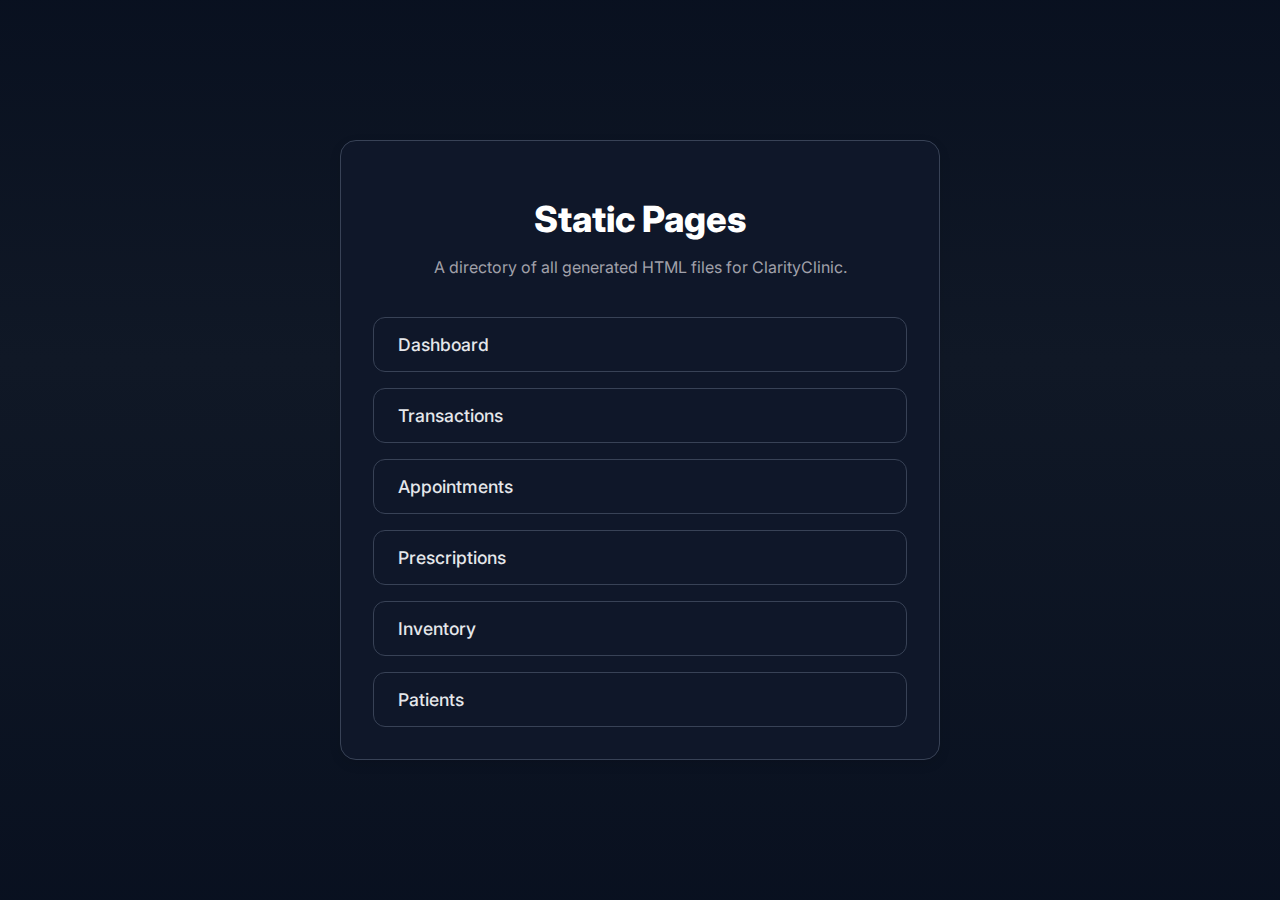
<file: public/index.html>
<!DOCTYPE html>
<html lang="en">
<head>
    <meta charset="UTF-8">
    <meta name="viewport" content="width=device-width, initial-scale=1.0">
    <title>ClarityClinic - Static Page Index</title>
    <style>
        :root {
            --background: 220 56% 8%;
            --foreground: 220 14% 91%;
            --card: 222 47% 11%;
            --primary: 195 78% 50%;
            --border: 221 21% 28%;
            --radius: 1rem;
        }
        body {
            background-color: hsl(var(--background));
            color: hsl(var(--foreground));
            font-family: Inter, sans-serif;
            margin: 0;
            padding: 0;
            display: flex;
            justify-content: center;
            align-items: center;
            min-height: 100vh;
            background: linear-gradient(180deg, hsl(var(--background)), #101826 40%, hsl(var(--background)));
        }
        .container {
            width: 100%;
            max-width: 600px;
            padding: 2rem;
        }
        .card {
            background-color: hsl(var(--card));
            border-radius: var(--radius);
            border: 1px solid hsl(var(--border));
            padding: 2rem;
            box-shadow: 0 4px 12px rgba(0, 0, 0, 0.1);
        }
        h1 {
            font-size: 2.25rem;
            font-weight: 800;
            text-align: center;
            margin-bottom: 0.5rem;
            color: #fff;
        }
        p {
            text-align: center;
            color: #a1a1aa;
            margin-bottom: 2.5rem;
        }
        ul {
            list-style: none;
            padding: 0;
            margin: 0;
            display: flex;
            flex-direction: column;
            gap: 1rem;
        }
        a {
            display: block;
            background-color: hsl(var(--card));
            border: 1px solid hsl(var(--border));
            padding: 1rem 1.5rem;
            text-decoration: none;
            color: hsl(var(--foreground));
            border-radius: calc(var(--radius) - 4px);
            transition: all 0.2s ease-in-out;
            font-size: 1.1rem;
            font-weight: 500;
        }
        a:hover {
            background-color: hsl(var(--background));
            border-color: hsl(var(--primary));
            color: hsl(var(--primary));
            transform: translateY(-2px);
        }
    </style>
    <link rel="preconnect" href="https://fonts.googleapis.com">
    <link rel="preconnect" href="https://fonts.gstatic.com" crossorigin>
    <link href="https://fonts.googleapis.com/css2?family=Inter:wght@400;500;600;700;800&display=swap" rel="stylesheet">
</head>
<body>
    <div class="container">
        <div class="card">
            <h1>Static Pages</h1>
            <p>A directory of all generated HTML files for ClarityClinic.</p>
            <ul>
                <li><a href="./dashboard.html">Dashboard</a></li>
                <li><a href="./transactions.html">Transactions</a></li>
                <li><a href="./appointments.html">Appointments</a></li>
                <li><a href="./prescriptions.html">Prescriptions</a></li>
                <li><a href="./inventory.html">Inventory</a></li>
                <li><a href="./patients.html">Patients</a></li>
            </ul>
        </div>
    </div>
</body>
</html>
</file>
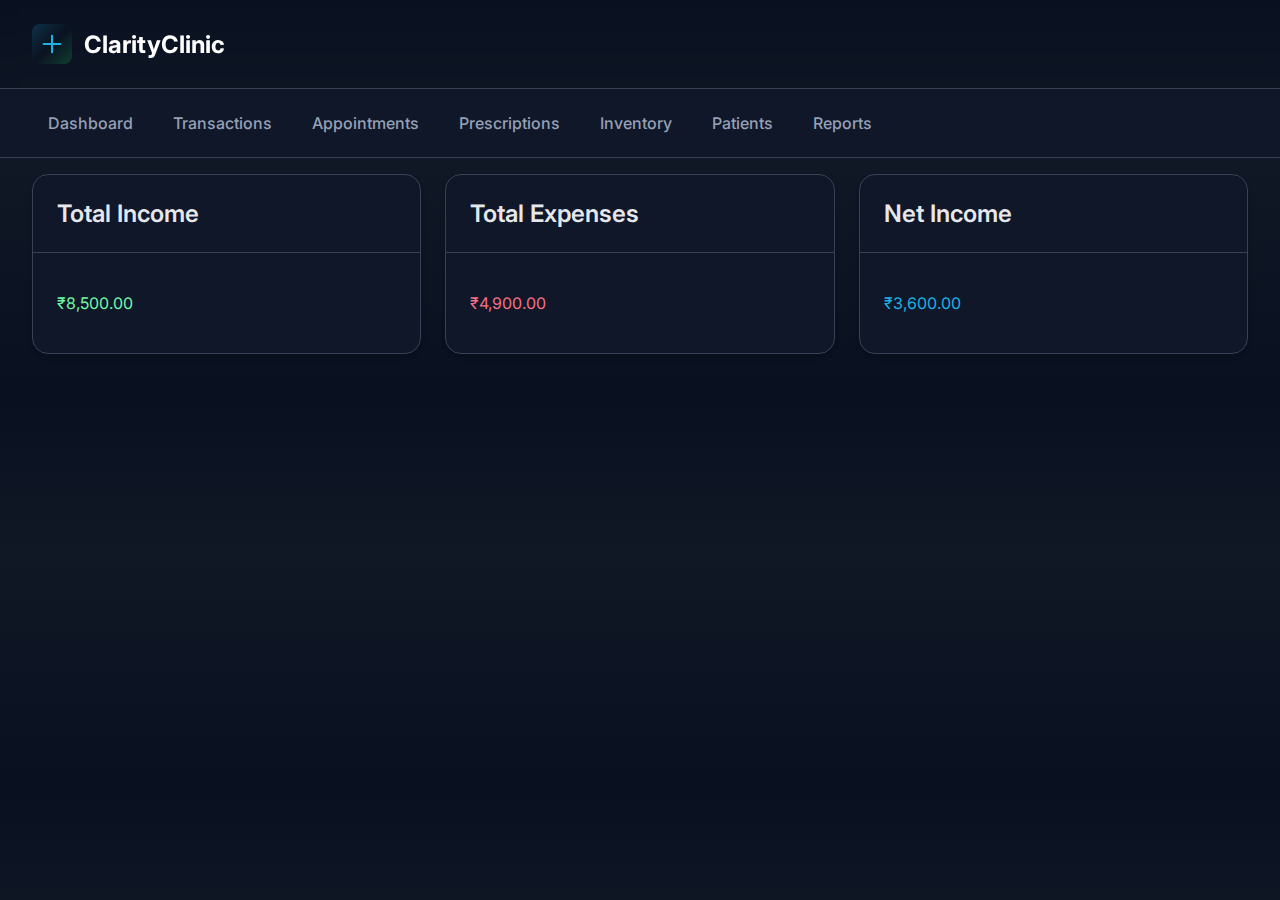
<file: public/all-in-one.html>
<!DOCTYPE html>
<html lang="en">
<head>
    <meta charset="UTF-8">
    <meta name="viewport" content="width=device-width, initial-scale=1.0">
    <title>ClarityClinic - All-In-One</title>
    <style>
        :root {
            --background: 220 56% 8%;
            --foreground: 220 14% 91%;
            --card: 222 47% 11%;
            --card-foreground: 220 14% 91%;
            --popover: 222 47% 11%;
            --popover-foreground: 220 14% 91%;
            --primary: 195 78% 50%;
            --primary-foreground: 220 56% 8%;
            --secondary: 222 47% 11%;
            --secondary-foreground: 220 14% 91%;
            --muted: 221 18% 65%;
            --muted-foreground: 221 18% 65%;
            --accent: 165 48% 40%;
            --accent-foreground: 220 56% 8%;
            --destructive: 350 88% 70%;
            --destructive-foreground: 0 0% 98%;
            --border: 221 21% 28%;
            --input: 220 43% 10%;
            --ring: 195 78% 50%;
            --radius: 1rem;
            --chart-1: 195 78% 50%;
            --chart-2: 165 48% 40%;
            --chart-3: 350 88% 70%;
        }
        body {
            font-family: 'Inter', sans-serif;
            background: linear-gradient(180deg, hsl(var(--background)), #101826 40%, hsl(var(--background)));
            color: hsl(var(--foreground));
            margin: 0;
            -webkit-font-smoothing: antialiased;
            -moz-osx-font-smoothing: grayscale;
        }
        main {
            padding: 1rem 2rem;
        }
        .page-section {
            display: none;
        }
        .page-section:target {
            display: block;
        }
        /* Show the first section by default */
        #dashboard {
            display: block;
        }
        .header {
            display: flex;
            align-items: center;
            justify-content: space-between;
            padding: 1.5rem 2rem;
            background-color: hsla(var(--background), 0.8);
            backdrop-filter: blur(8px);
            border-bottom: 1px solid hsl(var(--border));
        }
        .header .logo-container {
            display: flex;
            align-items: center;
            gap: 0.75rem;
            text-decoration: none;
            color: white;
        }
        .header .logo {
            display: grid;
            place-items: center;
            width: 40px;
            height: 40px;
            border-radius: 0.5rem;
            border: 1px solid hsla(var(--border), 0.5);
            background: linear-gradient(to bottom right, hsla(195, 78%, 50%, 0.2), transparent, hsla(145, 78%, 50%, 0.2));
        }
        .header .logo svg {
            width: 20px;
            height: 20px;
            stroke: hsl(var(--primary));
            stroke-width: 2.5;
        }
        .header h1 {
            font-size: 1.5rem;
            font-weight: 700;
            margin: 0;
        }
        nav {
            display: flex;
            flex-wrap: wrap;
            gap: 0.5rem;
            padding: 1rem 2rem;
            background-color: hsl(var(--card));
            border-bottom: 1px solid hsl(var(--border));
        }
        nav a {
            padding: 0.5rem 1rem;
            border-radius: 0.5rem;
            text-decoration: none;
            color: hsl(var(--muted-foreground));
            font-weight: 500;
            transition: all 0.2s;
        }
        nav a:hover {
            color: hsl(var(--foreground));
            background-color: hsla(var(--primary), 0.1);
        }
        .card {
            background-color: hsl(var(--card));
            border-radius: 1rem;
            border: 1px solid hsl(var(--border));
            box-shadow: 0 4px 6px -1px rgba(0,0,0,0.1), 0 2px 4px -1px rgba(0,0,0,0.06);
            margin-bottom: 1.5rem;
        }
        .card-header { padding: 1.5rem; border-bottom: 1px solid hsl(var(--border)); }
        .card-title { font-size: 1.5rem; font-weight: 600; margin: 0; }
        .card-description { font-size: 0.875rem; color: hsl(var(--muted-foreground)); margin-top: 0.25rem; }
        .card-content { padding: 1.5rem; }
        .card-footer { padding: 1.5rem; border-top: 1px solid hsl(var(--border)); }
        .grid { display: grid; gap: 1.5rem; }
        .grid-cols-1 { grid-template-columns: repeat(1, minmax(0, 1fr)); }
        .grid-cols-2 { grid-template-columns: repeat(2, minmax(0, 1fr)); }
        .grid-cols-3 { grid-template-columns: repeat(3, minmax(0, 1fr)); }
        .grid-cols-4 { grid-template-columns: repeat(4, minmax(0, 1fr)); }
        .table { width: 100%; border-collapse: collapse; text-align: left; }
        .table th, .table td { padding: 1rem; border-bottom: 1px solid hsl(var(--border)); }
        .table th { font-weight: 500; color: hsl(var(--muted-foreground)); }
        .table tr:last-child td { border-bottom: none; }
        .table tr:hover { background-color: hsla(var(--muted), 0.1); }
        .badge { display: inline-flex; align-items: center; padding: 0.25em 0.75em; border-radius: 9999px; font-size: 0.75rem; font-weight: 600; }
        .badge.income { background-color: hsla(145, 88%, 70%, 0.2); color: hsl(145, 88%, 70%); }
        .badge.expense { background-color: hsla(350, 88%, 70%, 0.2); color: hsl(350, 88%, 70%); }
        .badge.default { background-color: hsl(var(--primary)); color: hsl(var(--primary-foreground)); }
        .badge.secondary { background-color: hsl(var(--secondary)); color: hsl(var(--secondary-foreground)); }
        .badge.destructive { background-color: hsl(var(--destructive)); color: hsl(var(--destructive-foreground)); }
        .text-emerald-400 { color: hsl(145, 88%, 70%); }
        .text-rose-400 { color: hsl(350, 88%, 70%); }
        .text-cyan-400 { color: hsl(195, 78%, 50%); }
        .button {
            display: inline-flex;
            align-items: center;
            justify-content: center;
            gap: 0.5rem;
            padding: 0.625rem 1rem;
            border-radius: 0.5rem;
            font-weight: 500;
            text-decoration: none;
            cursor: pointer;
            border: 1px solid hsl(var(--input));
            background-color: hsl(var(--background));
            color: hsl(var(--foreground));
            transition: all 0.2s;
        }
        .button:hover { background-color: hsl(var(--accent)); color: hsl(var(--accent-foreground)); }
        .button-primary { background-color: hsl(var(--primary)); color: hsl(var(--primary-foreground)); border-color: hsl(var(--primary));}
        .button-primary:hover { background-color: hsla(var(--primary), 0.9); }
        .button-destructive { background-color: hsl(var(--destructive)); color: hsl(var(--destructive-foreground)); border-color: hsl(var(--destructive));}
        .button-destructive:hover { background-color: hsla(var(--destructive), 0.9); }
        .form-group { margin-bottom: 1.5rem; }
        .form-group label { display: block; font-size: 0.875rem; font-weight: 500; margin-bottom: 0.5rem; }
        .form-group input, .form-group select, .form-group textarea {
            width: 100%;
            height: 2.5rem;
            padding: 0 0.75rem;
            border-radius: 0.5rem;
            border: 1px solid hsl(var(--input));
            background-color: hsl(var(--background));
            color: hsl(var(--foreground));
            font-size: 0.875rem;
        }
        .form-group textarea { height: auto; min-height: 80px; }
        .form-group input:focus { outline: none; border-color: hsl(var(--ring)); box-shadow: 0 0 0 2px hsl(var(--ring)); }
        @media (max-width: 768px) {
            .grid-cols-3, .grid-cols-2, .grid-cols-4 { grid-template-columns: repeat(1, minmax(0, 1fr)); }
            main { padding: 1rem; }
            nav { justify-content: center; }
        }
    </style>
    <link rel="preconnect" href="https://fonts.googleapis.com">
    <link rel="preconnect" href="https://fonts.gstatic.com" crossorigin>
    <link href="https://fonts.googleapis.com/css2?family=Inter:wght@400;500;600;700&display=swap" rel="stylesheet">
</head>
<body>
    <header class="header">
        <div class="logo-container">
            <div class="logo">
                <svg viewBox="0 0 24 24" fill="none" stroke-linecap="round" stroke-linejoin="round">
                    <path d="M12 2v20M2 12h20"></path>
                </svg>
            </div>
            <h1>ClarityClinic</h1>
        </div>
    </header>
    <nav>
        <a href="#dashboard">Dashboard</a>
        <a href="#transactions">Transactions</a>
        <a href="#appointments">Appointments</a>
        <a href="#prescriptions">Prescriptions</a>
        <a href="#inventory">Inventory</a>
        <a href="#patients">Patients</a>
        <a href="#reports">Reports</a>
    </nav>
    <main>
        <!-- Dashboard Section -->
        <section id="dashboard" class="page-section">
            <div class="grid grid-cols-3">
                <div class="card">
                    <div class="card-header"><h3 class="card-title">Total Income</h3></div>
                    <div class="card-content"><p class="text-3xl font-bold text-emerald-400">₹8,500.00</p></div>
                </div>
                <div class="card">
                    <div class="card-header"><h3 class="card-title">Total Expenses</h3></div>
                    <div class="card-content"><p class="text-3xl font-bold text-rose-400">₹4,900.00</p></div>
                </div>
                <div class="card">
                    <div class="card-header"><h3 class="card-title">Net Income</h3></div>
                    <div class="card-content"><p class="text-3xl font-bold text-cyan-400">₹3,600.00</p></div>
                </div>
            </div>
        </section>

        <!-- Transactions Section -->
        <section id="transactions" class="page-section">
            <div class="card">
                <div class="card-header"><h2 class="card-title">All Transactions</h2></div>
                <div class="card-content">
                    <table class="table">
                        <thead><tr><th>Date</th><th>Type</th><th>Amount</th><th>Category</th><th>Patient</th><th>Payment</th></tr></thead>
                        <tbody>
                            <tr><td>2023-10-14</td><td><span class="badge expense">Expense</span></td><td>₹300.00</td><td>Supplies</td><td>-</td><td>Card</td></tr>
                            <tr><td>2023-10-11</td><td><span class="badge income">Income</span></td><td>₹1,400.00</td><td>Pharmacy</td><td>Aisha Khan</td><td>Cash</td></tr>
                        </tbody>
                    </table>
                </div>
            </div>
            <div class="card">
                <div class="card-header"><h2 class="card-title">Add New Transaction</h2></div>
                <div class="card-content">
                    <form class="grid grid-cols-4 gap-4">
                        <div class="form-group"><label for="tx-date">Date</label><input type="date" id="tx-date"></div>
                        <div class="form-group"><label for="tx-type">Type</label><select id="tx-type"><option>Income</option><option>Expense</option></select></div>
                        <div class="form-group"><label for="tx-amount">Amount</label><input type="number" id="tx-amount"></div>
                        <div class="form-group"><label for="tx-category">Category</label><select id="tx-category"><option>Consultation</option><option>Supplies</option></select></div>
                        <div class="form-group"><label for="tx-patient">Patient Name</label><input type="text" id="tx-patient"></div>
                        <div class="form-group"><label for="tx-payment">Payment</label><select id="tx-payment"><option>Cash</option><option>Card</option></select></div>
                        <div class="form-group" style="grid-column: span 2;"><label for="tx-notes">Notes</label><textarea id="tx-notes"></textarea></div>
                    </form>
                </div>
                <div class="card-footer" style="text-align: right;"><button class="button button-primary">Save Transaction</button></div>
            </div>
        </section>

        <!-- Appointments Section -->
        <section id="appointments" class="page-section">
            <div class="card">
                <div class="card-header"><h2 class="card-title">All Appointments</h2></div>
                <div class="card-content">
                    <table class="table">
                        <thead><tr><th>Date</th><th>Time</th><th>Patient</th><th>Doctor</th><th>Reason</th><th>Status</th></tr></thead>
                        <tbody><tr><td>2023-10-28</td><td>11:00 AM</td><td>Rohan Sharma</td><td>Dr. Gupta</td><td>Annual Checkup</td><td><span class="badge secondary">Confirmed</span></td></tr></tbody>
                    </table>
                </div>
            </div>
             <div class="card">
                <div class="card-header"><h2 class="card-title">Add New Appointment</h2></div>
                <div class="card-content">
                    <form class="grid grid-cols-3 gap-4">
                        <div class="form-group"><label for="appt-date">Date</label><input type="date" id="appt-date"></div>
                        <div class="form-group"><label for="appt-time">Time</label><input type="time" id="appt-time"></div>
                        <div class="form-group"><label for="appt-patient">Patient Name</label><input type="text" id="appt-patient"></div>
                        <div class="form-group"><label for="appt-doctor">Doctor</label><select id="appt-doctor"><option>Dr. Sharma</option><option>Dr. Patel</option></select></div>
                        <div class="form-group" style="grid-column: span 2;"><label for="appt-reason">Reason for Visit</label><input type="text" id="appt-reason"></div>
                        <div class="form-group"><label for="appt-status">Status</label><select id="appt-status"><option>Confirmed</option><option>Completed</option><option>Cancelled</option></select></div>
                    </form>
                </div>
                <div class="card-footer" style="text-align: right;"><button class="button button-primary">Save Appointment</button></div>
            </div>
        </section>

        <!-- Prescriptions Section -->
        <section id="prescriptions" class="page-section">
            <div class="card">
                <div class="card-header"><h2 class="card-title">All Prescriptions</h2></div>
                <div class="card-content">
                     <table class="table">
                        <thead><tr><th>Date</th><th>Doctor</th><th>Patient</th><th>Medicine</th><th>Quantity</th><th>Notes</th></tr></thead>
                        <tbody><tr><td>2023-10-26</td><td>Dr. Sharma</td><td>Priya Singh</td><td>Paracetamol 500mg</td><td>10</td><td>1 tablet twice a day</td></tr></tbody>
                    </table>
                </div>
            </div>
             <div class="card">
                <div class="card-header"><h2 class="card-title">Add New Prescription</h2></div>
                <div class="card-content">
                     <form class="grid grid-cols-3 gap-4">
                        <div class="form-group"><label for="rx-date">Date</label><input type="date" id="rx-date"></div>
                        <div class="form-group"><label for="rx-doctor">Doctor Name</label><input type="text" id="rx-doctor"></div>
                        <div class="form-group"><label for="rx-patient">Patient Name</label><input type="text" id="rx-patient"></div>
                        <div class="form-group"><label for="rx-medicine">Medicine</label><select id="rx-medicine"><option>Amoxicillin (50 left)</option><option>Ibuprofen (120 left)</option></select></div>
                        <div class="form-group"><label for="rx-qty">Quantity</label><input type="number" id="rx-qty"></div>
                        <div class="form-group" style="grid-column: span 3;"><label for="rx-notes">Dosage / Notes</label><textarea id="rx-notes"></textarea></div>
                    </form>
                </div>
                <div class="card-footer" style="text-align: right;"><button class="button button-primary">Save Prescription</button></div>
            </div>
        </section>

        <!-- Inventory Section -->
        <section id="inventory" class="page-section">
            <div class="card">
                <div class="card-header"><h2 class="card-title">Pharmacy Inventory</h2></div>
                <div class="card-content">
                    <table class="table">
                        <thead><tr><th>Medicine</th><th>Batch</th><th>Expiry</th><th>Quantity</th><th>Supplier</th></tr></thead>
                        <tbody><tr><td>Paracetamol 500mg</td><td>B-12345</td><td>2025-12-31</td><td>150</td><td>Pharma Inc.</td></tr></tbody>
                    </table>
                </div>
            </div>
             <div class="card">
                <div class="card-header"><h2 class="card-title">Add New Item</h2></div>
                <div class="card-content">
                     <form class="grid grid-cols-2 gap-4">
                        <div class="form-group"><label for="inv-name">Medicine Name</label><input type="text" id="inv-name"></div>
                        <div class="form-group"><label for="inv-batch">Batch No.</label><input type="text" id="inv-batch"></div>
                        <div class="form-group"><label for="inv-expiry">Expiry</label><input type="date" id="inv-expiry"></div>
                        <div class="form-group"><label for="inv-qty">Quantity</label><input type="number" id="inv-qty"></div>
                        <div class="form-group"><label for="inv-supplier">Supplier</label><input type="text" id="inv-supplier"></div>
                    </form>
                </div>
                <div class="card-footer" style="text-align: right;"><button class="button button-primary">Save Item</button></div>
            </div>
        </section>

        <!-- Patients Section -->
        <section id="patients" class="page-section">
            <div class="card">
                <div class="card-header"><h2 class="card-title">Patients</h2></div>
                <div class="card-content">
                    <table class="table">
                        <thead><tr><th>Patient</th><th>Patient ID</th><th>Phone</th><th>Last Visit</th><th>Transactions</th></tr></thead>
                        <tbody><tr><td>Shreya Iyer</td><td>P-1001</td><td>90000 11111</td><td>2023-08-03</td><td>1</td></tr></tbody>
                    </table>
                </div>
            </div>
        </section>
        
        <!-- Reports Section -->
        <section id="reports" class="page-section">
             <div class="card">
                <div class="card-header">
                    <h2 class="card-title">Profit & Loss Statement</h2>
                    <p class="card-description">Select a date range to generate a financial report.</p>
                </div>
                <div class="card-content" style="display: flex; gap: 1rem; align-items: center;">
                    <div class="form-group">
                        <label for="report-start">Start Date</label>
                        <input type="date" id="report-start">
                    </div>
                     <div class="form-group">
                        <label for="report-end">End Date</label>
                        <input type="date" id="report-end">
                    </div>
                    <button class="button" style="margin-top: 1rem;">Generate Report</button>
                </div>
            </div>
             <div class="card">
                <div class="card-header">
                    <h2 class="card-title">Report Results</h2>
                    <p class="card-description">Showing data from Oct 1, 2023 to Oct 31, 2023</p>
                </div>
                 <div class="card-content">
                     <table class="table">
                         <thead>
                            <tr><th>Description</th><th style="text-align: right;">Amount</th></tr>
                         </thead>
                         <tbody>
                            <tr style="font-weight: bold;"><td colspan="2">Income</td></tr>
                            <tr><td style="padding-left: 2rem;">Consultation</td><td style="text-align: right;">₹5,000.00</td></tr>
                            <tr><td style="padding-left: 2rem;">Procedure</td><td style="text-align: right;">₹10,000.00</td></tr>
                            <tr style="font-weight: bold;"><td style="padding-left: 2rem;">Total Income</td><td style="text-align: right;" class="text-emerald-400">₹15,000.00</td></tr>
                            
                            <tr style="font-weight: bold;"><td colspan="2">Expenses</td></tr>
                            <tr><td style="padding-left: 2rem;">Rent</td><td style="text-align: right;">₹8,000.00</td></tr>
                            <tr><td style="padding-left: 2rem;">Supplies</td><td style="text-align: right;">₹2,500.00</td></tr>
                            <tr style="font-weight: bold;"><td style="padding-left: 2rem;">Total Expenses</td><td style="text-align: right;" class="text-rose-400">₹10,500.00</td></tr>
                         </tbody>
                         <tfoot>
                             <tr style="font-weight: bold; border-top: 2px solid hsl(var(--primary));">
                                 <td>Net Profit / Loss</td>
                                 <td style="text-align: right;" class="text-emerald-400">₹4,500.00</td>
                             </tr>
                         </tfoot>
                     </table>
                 </div>
             </div>
        </section>
    </main>

    <script>
      // Simple script to handle default view
      document.addEventListener('DOMContentLoaded', function() {
        if (!window.location.hash) {
            window.location.hash = '#dashboard';
        }
        // When navigating back/forward
        window.addEventListener('hashchange', function() {
            // This is handled by :target, but we can add more logic here if needed
        });
      });
    </script>
</body>
</html>
</file>
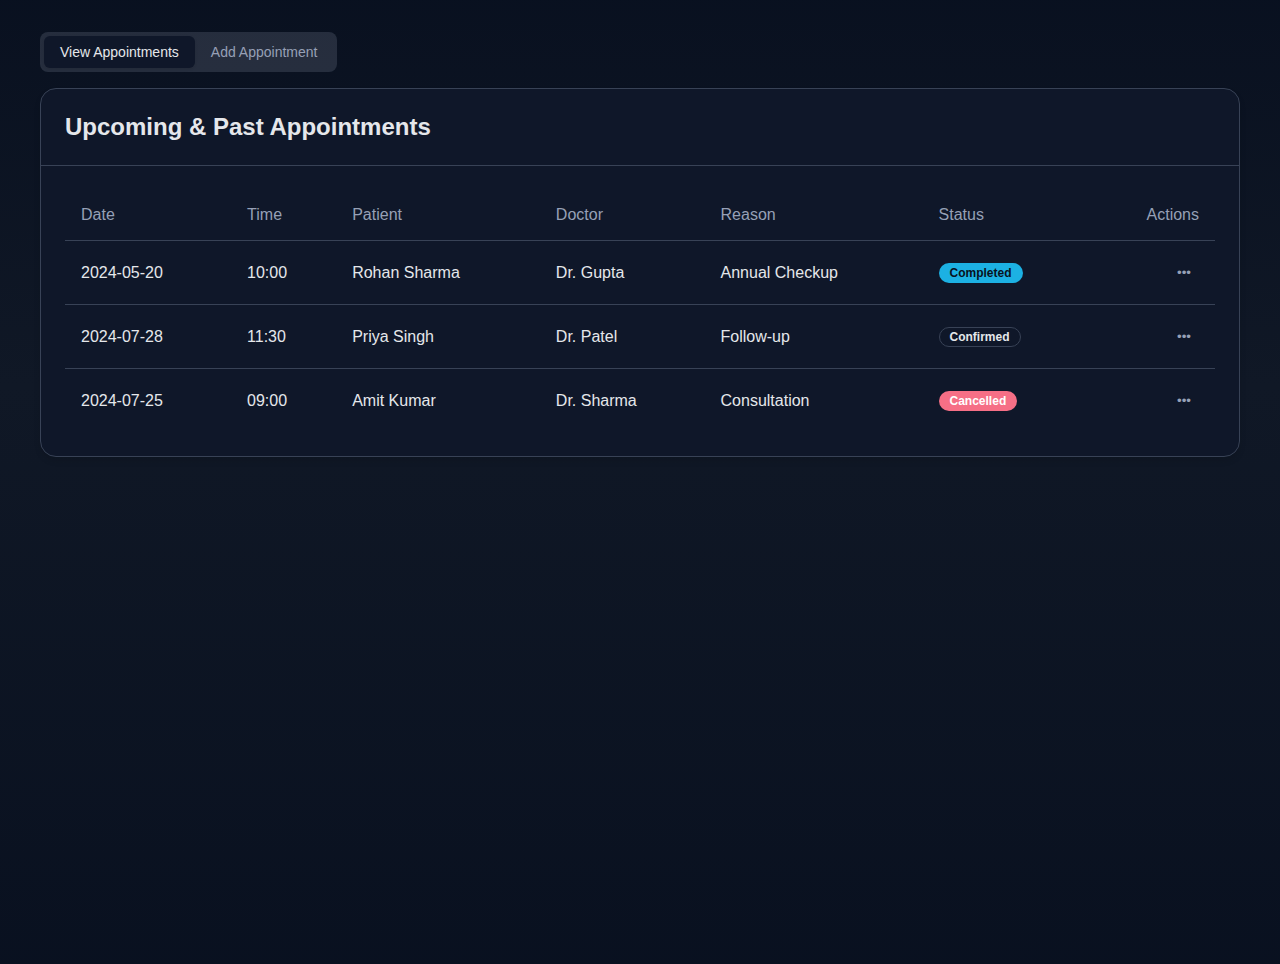
<file: public/appointments.html>
<!DOCTYPE html>
<html lang="en">
<head>
    <meta charset="UTF-8">
    <meta name="viewport" content="width=device-width, initial-scale=1.0">
    <title>Appointments</title>
    <style>
        :root {
            --background: 220 56% 8%;
            --foreground: 220 14% 91%;
            --card: 222 47% 11%;
            --card-foreground: 220 14% 91%;
            --primary: 195 78% 50%;
            --primary-foreground: 220 56% 8%;
            --secondary: 222 47% 11%;
            --secondary-foreground: 220 14% 91%;
            --muted: 221 18% 65%;
            --muted-foreground: 221 18% 65%;
            --destructive: 350 88% 70%;
            --border: 221 21% 28%;
            --input: 220 43% 10%;
            --radius: 1rem;
        }
        body {
            background-color: hsl(var(--background));
            color: hsl(var(--foreground));
            font-family: -apple-system, BlinkMacSystemFont, "Segoe UI", Roboto, "Helvetica Neue", Arial, sans-serif;
            margin: 0;
            padding: 2rem;
            background-image: linear-gradient(180deg, hsl(var(--background)), #101826 40%, hsl(var(--background)));
            min-height: 100vh;
        }
        .tabs-container {
            max-width: 1200px;
            margin: auto;
        }
        .tabs-list {
            display: flex;
            background-color: hsl(var(--muted) / 0.2);
            padding: 0.25rem;
            border-radius: 0.5rem;
            margin-bottom: 1rem;
            width: fit-content;
        }
        .tab-trigger {
            padding: 0.5rem 1rem;
            border: none;
            background-color: transparent;
            color: hsl(var(--muted-foreground));
            border-radius: 0.375rem;
            cursor: pointer;
            font-size: 0.875rem;
            font-weight: 500;
            transition: all 0.2s;
        }
        .tab-trigger.active {
            background-color: hsl(var(--card));
            color: hsl(var(--foreground));
            box-shadow: 0 1px 3px rgba(0,0,0,0.1);
        }
        .card {
            background-color: hsl(var(--card));
            color: hsl(var(--card-foreground));
            border: 1px solid hsl(var(--border));
            border-radius: var(--radius);
            box-shadow: 0 4px 6px rgba(0,0,0,0.1);
        }
        .card-header {
            padding: 1.5rem;
            border-bottom: 1px solid hsl(var(--border));
        }
        .card-title {
            font-size: 1.5rem;
            font-weight: 600;
            margin: 0;
        }
        .card-content {
            padding: 1.5rem;
        }
        .table-container {
            overflow-x: auto;
        }
        table {
            width: 100%;
            border-collapse: collapse;
            text-align: left;
        }
        th, td {
            padding: 1rem;
            border-bottom: 1px solid hsl(var(--border));
        }
        th {
            color: hsl(var(--muted-foreground));
            font-weight: 500;
        }
        tbody tr:last-child td {
            border-bottom: none;
        }
        .badge {
            display: inline-flex;
            align-items: center;
            border-radius: 9999px;
            border: 1px solid transparent;
            padding: 0.125rem 0.625rem;
            font-size: 0.75rem;
            font-weight: 600;
        }
        .badge.confirmed {
            background-color: hsl(var(--secondary));
            color: hsl(var(--secondary-foreground));
            border-color: hsl(var(--border));
        }
        .badge.completed {
            background-color: hsl(var(--primary));
            color: hsl(var(--primary-foreground));
        }
        .badge.cancelled {
            background-color: hsl(var(--destructive));
            color: white;
        }
        .text-right {
            text-align: right;
        }
        .action-button {
            background: none;
            border: none;
            color: hsl(var(--muted-foreground));
            cursor: pointer;
            padding: 0.5rem;
        }
        .form-grid {
            display: grid;
            gap: 2rem;
            grid-template-columns: repeat(1, 1fr);
        }
        @media (min-width: 768px) {
            .form-grid {
                grid-template-columns: repeat(2, 1fr);
            }
        }
        @media (min-width: 1024px) {
            .form-grid {
                grid-template-columns: repeat(3, 1fr);
            }
        }
        .form-item {
            display: flex;
            flex-direction: column;
            gap: 0.5rem;
        }
        .form-label {
            font-size: 0.875rem;
            font-weight: 500;
        }
        .form-input {
            background-color: hsl(var(--input));
            border: 1px solid hsl(var(--border));
            color: hsl(var(--foreground));
            border-radius: 0.375rem;
            padding: 0.5rem 0.75rem;
            height: 2.5rem;
            font-size: 1rem;
        }
        .form-input::placeholder {
            color: hsl(var(--muted-foreground));
        }
        .form-textarea {
             min-height: 80px;
        }
        .form-actions {
            display: flex;
            justify-content: flex-end;
            gap: 1rem;
            margin-top: 2rem;
        }
        .button {
            padding: 0.5rem 1rem;
            border-radius: 0.375rem;
            font-weight: 500;
            cursor: pointer;
            transition: opacity 0.2s;
        }
        .button:disabled {
            opacity: 0.5;
            cursor: not-allowed;
        }
        .button-primary {
            background-color: hsl(var(--primary));
            color: hsl(var(--primary-foreground));
            border: 1px solid hsl(var(--primary));
        }
        .button-outline {
            background-color: transparent;
            color: hsl(var(--foreground));
            border: 1px solid hsl(var(--border));
        }
        /* Tab functionality */
        .tab-content {
            display: none;
        }
        .tab-content.active {
            display: block;
        }
    </style>
</head>
<body>

    <div class="tabs-container">
        <div class="tabs-list">
            <button class="tab-trigger active" onclick="openTab(event, 'list')">View Appointments</button>
            <button class="tab-trigger" onclick="openTab(event, 'add')">Add Appointment</button>
        </div>

        <!-- View Appointments Tab -->
        <div id="list" class="tab-content active">
            <div class="card">
                <div class="card-header">
                    <h2 class="card-title">Upcoming & Past Appointments</h2>
                </div>
                <div class="card-content">
                    <div class="table-container">
                        <table>
                            <thead>
                                <tr>
                                    <th>Date</th>
                                    <th>Time</th>
                                    <th>Patient</th>
                                    <th>Doctor</th>
                                    <th>Reason</th>
                                    <th>Status</th>
                                    <th class="text-right">Actions</th>
                                </tr>
                            </thead>
                            <tbody>
                                <tr>
                                    <td>2024-05-20</td>
                                    <td>10:00</td>
                                    <td>Rohan Sharma</td>
                                    <td>Dr. Gupta</td>
                                    <td>Annual Checkup</td>
                                    <td><span class="badge completed">Completed</span></td>
                                    <td class="text-right">
                                        <button class="action-button">•••</button>
                                    </td>
                                </tr>
                                <tr>
                                    <td>2024-07-28</td>
                                    <td>11:30</td>
                                    <td>Priya Singh</td>
                                    <td>Dr. Patel</td>
                                    <td>Follow-up</td>
                                    <td><span class="badge confirmed">Confirmed</span></td>
                                    <td class="text-right">
                                        <button class="action-button">•••</button>
                                    </td>
                                </tr>
                                <tr>
                                    <td>2024-07-25</td>
                                    <td>09:00</td>
                                    <td>Amit Kumar</td>
                                    <td>Dr. Sharma</td>
                                    <td>Consultation</td>
                                    <td><span class="badge cancelled">Cancelled</span></td>
                                    <td class="text-right">
                                        <button class="action-button">•••</button>
                                    </td>
                                </tr>
                            </tbody>
                        </table>
                    </div>
                </div>
            </div>
        </div>

        <!-- Add Appointment Tab -->
        <div id="add" class="tab-content">
            <div class="card">
                <div class="card-header">
                    <h2 class="card-title">Add New Appointment</h2>
                </div>
                <div class="card-content">
                    <form>
                        <div class="form-grid">
                            <div class="form-item">
                                <label for="date" class="form-label">Date</label>
                                <input type="date" id="date" class="form-input" value="2024-07-27">
                            </div>
                             <div class="form-item">
                                <label for="time" class="form-label">Time</label>
                                <input type="time" id="time" class="form-input" value="10:00">
                            </div>
                            <div class="form-item">
                                <label for="patient" class="form-label">Patient Name</label>
                                <input type="text" id="patient" class="form-input" placeholder="e.g., Anjali Mehta">
                            </div>
                             <div class="form-item">
                                <label for="doctor" class="form-label">Doctor</label>
                                <select id="doctor" class="form-input">
                                    <option>Dr. Sharma</option>
                                    <option>Dr. Patel</option>
                                    <option>Dr. Gupta</option>
                                </select>
                            </div>
                            <div class="form-item" style="grid-column: span 1 / span 1 @md; grid-column: span 2 / span 2 @lg;">
                                <label for="reason" class="form-label">Reason for Visit</label>
                                <input type="text" id="reason" class="form-input" placeholder="e.g., Annual Checkup, Follow-up">
                            </div>
                             <div class="form-item">
                                <label for="status" class="form-label">Status</label>
                                <select id="status" class="form-input">
                                    <option>Confirmed</option>
                                    <option>Completed</option>
                                    <option>Cancelled</option>
                                </select>
                            </div>
                             <div class="form-item" style="grid-column: span 1 / span 1 @md; grid-column: span 3 / span 3 @lg;">
                                <label for="notes" class="form-label">Notes (Optional)</label>
                                <textarea id="notes" class="form-input form-textarea" placeholder="Any additional notes..."></textarea>
                            </div>
                        </div>
                        <div class="form-actions">
                            <button type="reset" class="button button-outline">Reset</button>
                            <button type="submit" class="button button-primary">Save Appointment</button>
                        </div>
                    </form>
                </div>
            </div>
        </div>
    </div>

    <script>
        function openTab(event, tabName) {
            // Get all elements with class="tab-content" and hide them
            var tabcontent = document.getElementsByClassName("tab-content");
            for (var i = 0; i < tabcontent.length; i++) {
                tabcontent[i].style.display = "none";
            }

            // Get all elements with class="tab-trigger" and remove the class "active"
            var tablinks = document.getElementsByClassName("tab-trigger");
            for (i = 0; i < tablinks.length; i++) {
                tablinks[i].className = tablinks[i].className.replace(" active", "");
            }

            // Show the current tab, and add an "active" class to the button that opened the tab
            document.getElementById(tabName).style.display = "block";
            event.currentTarget.className += " active";
        }
    </script>

</body>
</html>
</file>
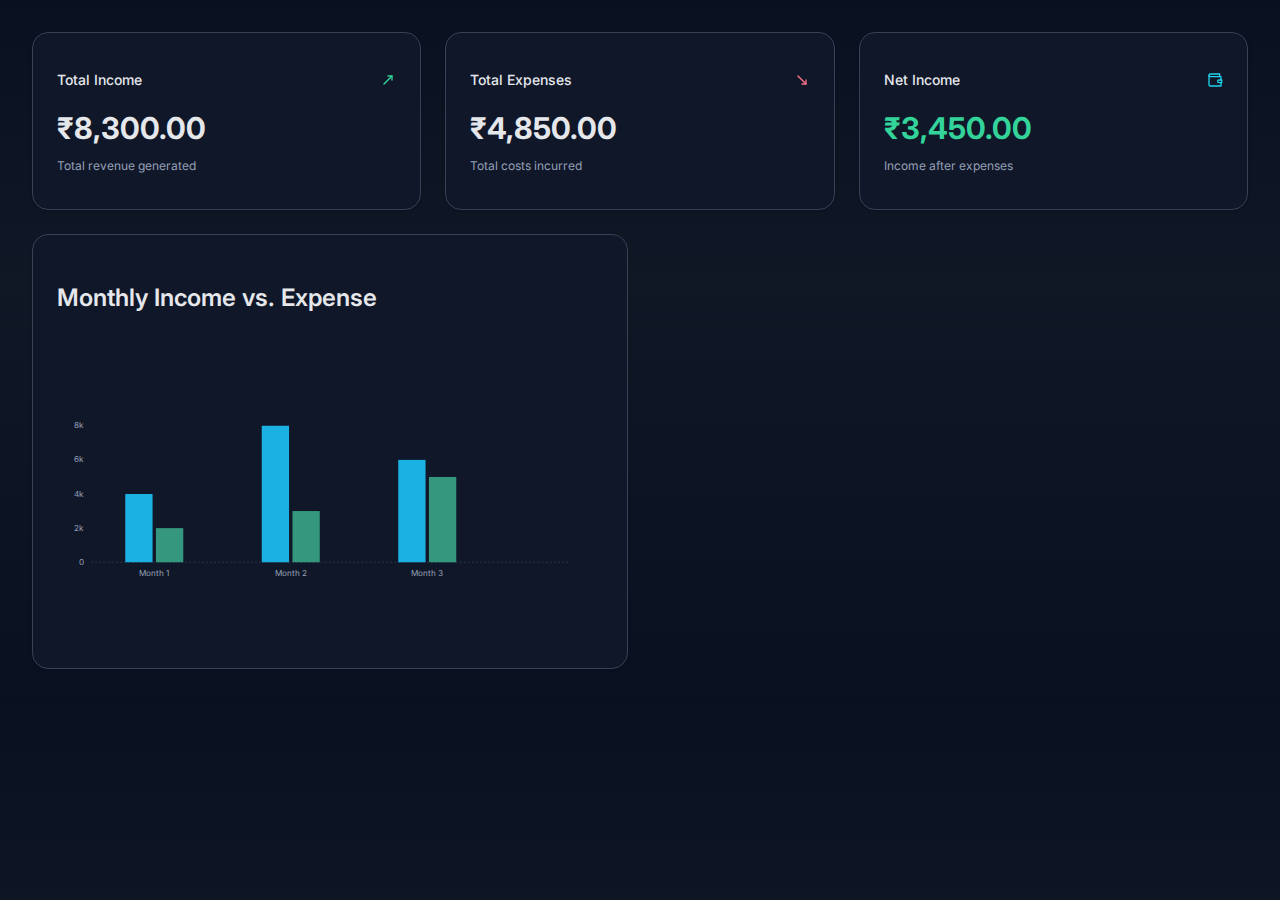
<file: public/dashboard.html>
<!DOCTYPE html>
<html lang="en">
<head>
    <meta charset="UTF-8">
    <meta name="viewport" content="width=device-width, initial-scale=1.0">
    <title>ClarityClinic - Dashboard</title>
    <style>
        :root {
            --background: 220 56% 8%;
            --foreground: 220 14% 91%;
            --card: 222 47% 11%;
            --card-foreground: 220 14% 91%;
            --primary: 195 78% 50%;
            --primary-foreground: 220 56% 8%;
            --secondary: 222 47% 11%;
            --secondary-foreground: 220 14% 91%;
            --muted: 221 18% 65%;
            --muted-foreground: 221 18% 65%;
            --accent: 165 48% 40%;
            --accent-foreground: 220 56% 8%;
            --destructive: 350 88% 70%;
            --destructive-foreground: 0 0% 98%;
            --border: 221 21% 28%;
            --input: 220 43% 10%;
            --ring: 195 78% 50%;
            --radius: 1rem;
            --chart-1: 195 78% 50%;
            --chart-2: 165 48% 40%;
        }
        body {
            font-family: 'Inter', sans-serif;
            background-color: hsl(var(--background));
            color: hsl(var(--foreground));
            margin: 0;
            padding: 2rem;
            background: linear-gradient(180deg, hsl(var(--background)), #101826 40%, hsl(var(--background)));
        }
        .grid { display: grid; gap: 1.5rem; }
        .md\:grid-cols-2 { grid-template-columns: repeat(2, minmax(0, 1fr)); }
        .lg\:grid-cols-3 { grid-template-columns: repeat(3, minmax(0, 1fr)); }
        .card {
            background-color: hsl(var(--card));
            color: hsl(var(--card-foreground));
            border-radius: var(--radius);
            border: 1px solid hsl(var(--border));
            box-shadow: 0 1px 3px 0 rgba(0,0,0,.1), 0 1px 2px 0 rgba(0,0,0,.06);
        }
        .card-header { padding: 1.5rem; display: flex; flex-direction: row; align-items: center; justify-content: space-between; padding-bottom: 0.5rem; }
        .card-title { font-size: 0.875rem; font-weight: 500; }
        .card-content { padding: 1.5rem; padding-top: 0; }
        .text-3xl { font-size: 1.875rem; }
        .font-bold { font-weight: 700; }
        .text-xs { font-size: 0.75rem; }
        .text-muted-foreground { color: hsl(var(--muted-foreground)); }
        .space-y-6 > * + * { margin-top: 1.5rem; }
        .h-4 { height: 1rem; }
        .w-4 { width: 1rem; }
        .text-emerald-400 { color: #34d399; }
        .text-rose-400 { color: #fb7185; }
        .text-cyan-400 { color: #22d3ee; }
        .bar-chart-container { position: relative; width: 100%; height: 300px; }
        .bar-chart-grid { stroke: hsl(var(--border)); stroke-dasharray: 3 3; }
        .bar-chart-bar-income { fill: hsl(var(--chart-1)); }
        .bar-chart-bar-expense { fill: hsl(var(--chart-2)); }
    </style>
    <link rel="preconnect" href="https://fonts.googleapis.com">
    <link rel="preconnect" href="https://fonts.gstatic.com" crossorigin>
    <link href="https://fonts.googleapis.com/css2?family=Inter:wght@400;500;600;700;800&display=swap" rel="stylesheet">
</head>
<body>
    <div class="space-y-6">
      <div class="grid md:grid-cols-2 lg:grid-cols-3">
        <div class="card">
          <div class="card-header">
            <h3 class="card-title">Total Income</h3>
            <svg xmlns="http://www.w3.org/2000/svg" width="24" height="24" viewBox="0 0 24 24" fill="none" stroke="currentColor" stroke-width="2" stroke-linecap="round" stroke-linejoin="round" class="h-4 w-4 text-emerald-400"><path d="M18 6L6 18"/><path d="M12 6h6v6"/></svg>
          </div>
          <div class="card-content">
            <div class="text-3xl font-bold">₹8,300.00</div>
            <p class="text-xs text-muted-foreground">Total revenue generated</p>
          </div>
        </div>
        <div class="card">
          <div class="card-header">
            <h3 class="card-title">Total Expenses</h3>
            <svg xmlns="http://www.w3.org/2000/svg" width="24" height="24" viewBox="0 0 24 24" fill="none" stroke="currentColor" stroke-width="2" stroke-linecap="round" stroke-linejoin="round" class="h-4 w-4 text-rose-400"><path d="M18 18L6 6"/><path d="M18 12v6h-6"/></svg>
          </div>
          <div class="card-content">
            <div class="text-3xl font-bold">₹4,850.00</div>
            <p class="text-xs text-muted-foreground">Total costs incurred</p>
          </div>
        </div>
        <div class="card">
          <div class="card-header">
            <h3 class="card-title">Net Income</h3>
            <svg xmlns="http://www.w3.org/2000/svg" width="24" height="24" viewBox="0 0 24 24" fill="none" stroke="currentColor" stroke-width="2" stroke-linecap="round" stroke-linejoin="round" class="h-4 w-4 text-cyan-400"><path d="M21 12V7H5a2 2 0 0 1 0-4h14v4"/><path d="M3 5v14a2 2 0 0 0 2 2h16v-5"/><path d="M18 12a2 2 0 0 0 0 4h4v-4Z"/></svg>
          </div>
          <div class="card-content">
            <div class="text-3xl font-bold text-emerald-400">₹3,450.00</div>
            <p class="text-xs text-muted-foreground">Income after expenses</p>
          </div>
        </div>
      </div>
      <div class="grid md:grid-cols-2">
        <div class="card md:col-span-2">
          <div class="card-header">
            <h3 class="card-title" style="font-size: 1.5rem; font-weight: 600;">Monthly Income vs. Expense</h3>
          </div>
          <div class="card-content">
            <div class="bar-chart-container">
                <svg width="100%" height="100%" viewBox="0 0 800 300">
                    <g class="bar-chart-grid">
                        <line x1="50" y1="250" x2="750" y2="250" stroke="hsl(var(--border))"></line>
                    </g>
                    <g class="bar-chart-axis-y" style="font-size: 12px; fill: hsl(var(--muted-foreground));">
                        <text x="40" y="250" dy=".32em" text-anchor="end">0</text>
                        <text x="40" y="200" dy=".32em" text-anchor="end">2k</text>
                        <text x="40" y="150" dy=".32em" text-anchor="end">4k</text>
                        <text x="40" y="100" dy=".32em" text-anchor="end">6k</text>
                        <text x="40" y="50" dy=".32em" text-anchor="end">8k</text>
                    </g>
                    <!-- Sample Data: Month 1 -->
                    <rect x="100" y="150" width="40" height="100" class="bar-chart-bar-income"></rect>
                    <rect x="145" y="200" width="40" height="50" class="bar-chart-bar-expense"></rect>
                    <text x="142.5" y="270" text-anchor="middle" style="font-size: 12px; fill: hsl(var(--muted-foreground));">Month 1</text>
                    <!-- Sample Data: Month 2 -->
                    <rect x="300" y="50" width="40" height="200" class="bar-chart-bar-income"></rect>
                    <rect x="345" y="175" width="40" height="75" class="bar-chart-bar-expense"></rect>
                    <text x="342.5" y="270" text-anchor="middle" style="font-size: 12px; fill: hsl(var(--muted-foreground));">Month 2</text>
                    <!-- Sample Data: Month 3 -->
                    <rect x="500" y="100" width="40" height="150" class="bar-chart-bar-income"></rect>
                    <rect x="545" y="125" width="40" height="125" class="bar-chart-bar-expense"></rect>
                     <text x="542.5" y="270" text-anchor="middle" style="font-size: 12px; fill: hsl(var(--muted-foreground));">Month 3</text>
                </svg>
            </div>
          </div>
        </div>
      </div>
    </div>
</body>
</html>
</file>
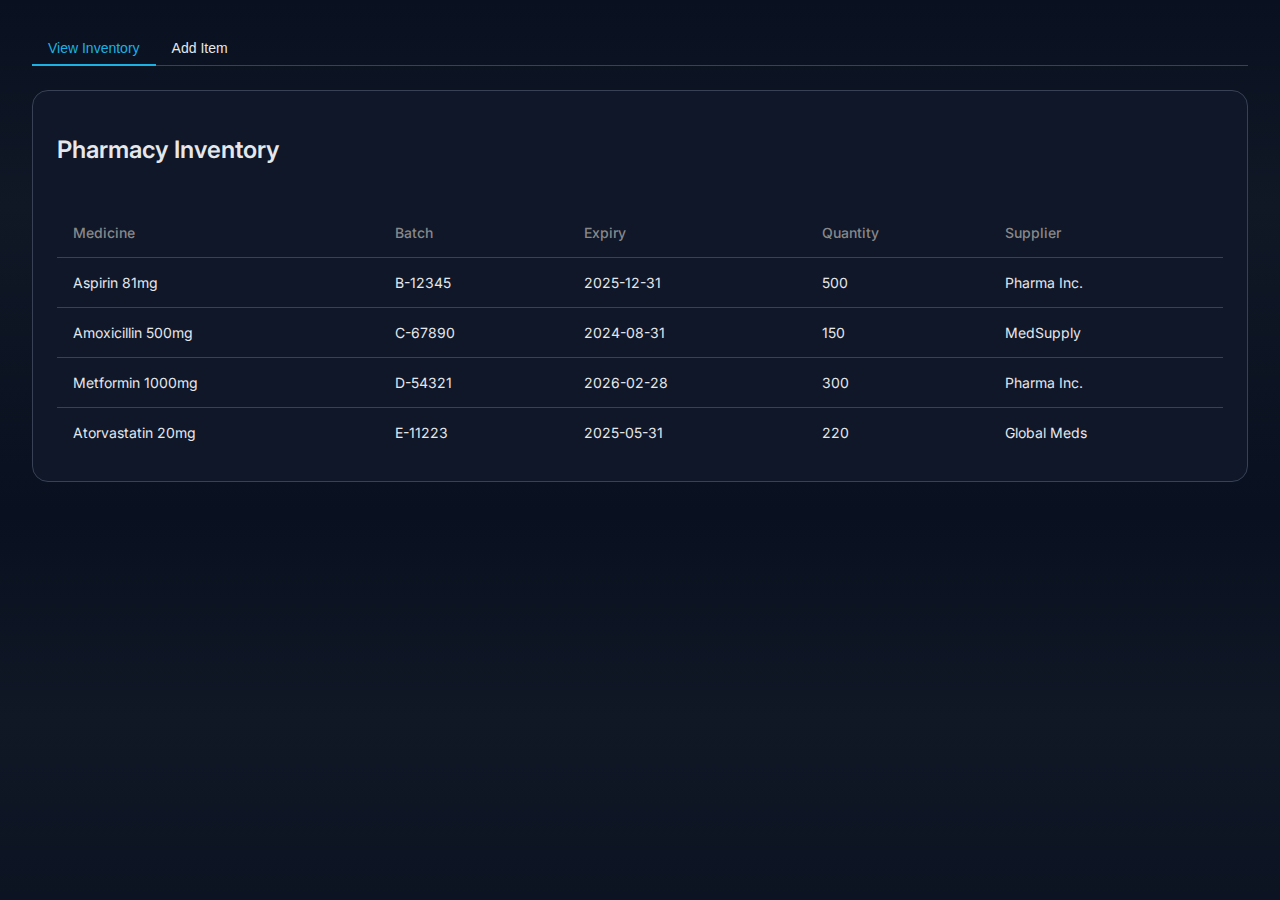
<file: public/inventory.html>
<!DOCTYPE html>
<html lang="en">
<head>
    <meta charset="UTF-8">
    <meta name="viewport" content="width=device-width, initial-scale=1.0">
    <title>ClarityClinic - Inventory</title>
    <style>
        :root {
            --background: 220 56% 8%;
            --foreground: 220 14% 91%;
            --card: 222 47% 11%;
            --card-foreground: 220 14% 91%;
            --primary: 195 78% 50%;
            --border: 221 21% 28%;
            --radius: 1rem;
        }
        body {
            font-family: 'Inter', sans-serif;
            background-color: hsl(var(--background));
            color: hsl(var(--foreground));
            margin: 0;
            padding: 2rem;
            background: linear-gradient(180deg, hsl(var(--background)), #101826 40%, hsl(var(--background)));
        }
        .tabs-container { width: 100%; }
        .tabs-list { display: flex; border-bottom: 1px solid hsl(var(--border)); margin-bottom: 1.5rem; }
        .tab-trigger {
            padding: 0.5rem 1rem;
            cursor: pointer;
            border: none;
            background: none;
            color: hsl(var(--foreground));
            font-size: 0.875rem;
            font-weight: 500;
            border-bottom: 2px solid transparent;
            margin-bottom: -1px;
        }
        .tab-trigger.active {
            color: hsl(var(--primary));
            border-bottom-color: hsl(var(--primary));
        }
        .card {
            background-color: hsl(var(--card));
            color: hsl(var(--card-foreground));
            border-radius: var(--radius);
            border: 1px solid hsl(var(--border));
        }
        .card-header { padding: 1.5rem; }
        .card-title { font-size: 1.5rem; font-weight: 600; }
        .card-content { padding: 1.5rem; padding-top: 0; }
        table {
            width: 100%; border-collapse: collapse; text-align: left; font-size: 0.875rem;
        }
        th, td { padding: 1rem; vertical-align: middle; border-bottom: 1px solid hsl(var(--border)); }
        tbody tr:last-child td { border-bottom: 0; }
        th { color: #888; font-weight: 500; }
    </style>
    <link rel="preconnect" href="https://fonts.googleapis.com">
    <link rel="preconnect" href="https://fonts.gstatic.com" crossorigin>
    <link href="https://fonts.googleapis.com/css2?family=Inter:wght@400;500;600;700&display=swap" rel="stylesheet">
</head>
<body>
    <div class="tabs-container">
        <div class="tabs-list">
            <button class="tab-trigger active">View Inventory</button>
            <button class="tab-trigger">Add Item</button>
        </div>
        <div>
            <div class="card">
                <div class="card-header"><h2 class="card-title">Pharmacy Inventory</h2></div>
                <div class="card-content">
                    <table>
                        <thead>
                            <tr><th>Medicine</th><th>Batch</th><th>Expiry</th><th>Quantity</th><th>Supplier</th></tr>
                        </thead>
                        <tbody>
                            <tr><td>Aspirin 81mg</td><td>B-12345</td><td>2025-12-31</td><td>500</td><td>Pharma Inc.</td></tr>
                            <tr><td>Amoxicillin 500mg</td><td>C-67890</td><td>2024-08-31</td><td>150</td><td>MedSupply</td></tr>
                            <tr><td>Metformin 1000mg</td><td>D-54321</td><td>2026-02-28</td><td>300</td><td>Pharma Inc.</td></tr>
                            <tr><td>Atorvastatin 20mg</td><td>E-11223</td><td>2025-05-31</td><td>220</td><td>Global Meds</td></tr>
                        </tbody>
                    </table>
                </div>
            </div>
        </div>
    </div>
</body>
</html>
</file>
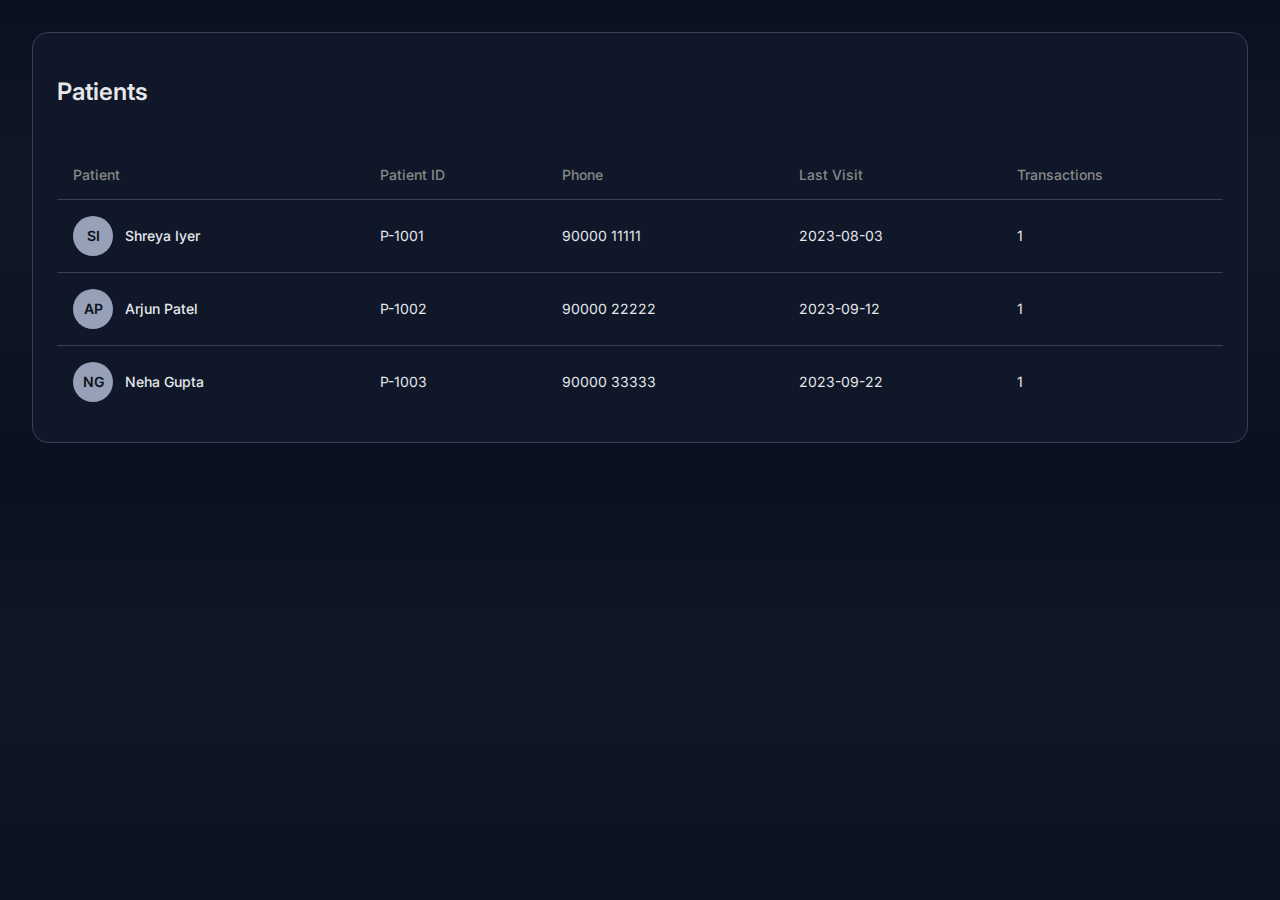
<file: public/patients.html>
<!DOCTYPE html>
<html lang="en">
<head>
    <meta charset="UTF-8">
    <meta name="viewport" content="width=device-width, initial-scale=1.0">
    <title>ClarityClinic - Patients</title>
    <style>
        :root {
            --background: 220 56% 8%;
            --foreground: 220 14% 91%;
            --card: 222 47% 11%;
            --card-foreground: 220 14% 91%;
            --border: 221 21% 28%;
            --radius: 1rem;
            --muted: 221 18% 65%;
        }
        body {
            font-family: 'Inter', sans-serif;
            background-color: hsl(var(--background));
            color: hsl(var(--foreground));
            margin: 0;
            padding: 2rem;
            background: linear-gradient(180deg, hsl(var(--background)), #101826 40%, hsl(var(--background)));
        }
        .card {
            background-color: hsl(var(--card));
            color: hsl(var(--card-foreground));
            border-radius: var(--radius);
            border: 1px solid hsl(var(--border));
        }
        .card-header { padding: 1.5rem; }
        .card-title { font-size: 1.5rem; font-weight: 600; }
        .card-content { padding: 1.5rem; padding-top: 0; }
        table {
            width: 100%; border-collapse: collapse; text-align: left; font-size: 0.875rem;
        }
        th, td { padding: 1rem; vertical-align: middle; border-bottom: 1px solid hsl(var(--border)); }
        tbody tr:last-child td { border-bottom: 0; }
        th { color: #888; font-weight: 500; }
        .avatar {
            display: inline-flex;
            align-items: center;
            justify-content: center;
            width: 2.5rem;
            height: 2.5rem;
            border-radius: 50%;
            background-color: hsl(var(--muted));
            color: hsl(var(--background));
            font-weight: 600;
        }
        .flex { display: flex; }
        .items-center { align-items: center; }
        .gap-3 { gap: 0.75rem; }
        .font-medium { font-weight: 500; }
    </style>
    <link rel="preconnect" href="https://fonts.googleapis.com">
    <link rel="preconnect" href="https://fonts.gstatic.com" crossorigin>
    <link href="https://fonts.googleapis.com/css2?family=Inter:wght@400;500;600;700&display=swap" rel="stylesheet">
</head>
<body>
    <div class="card">
        <div class="card-header"><h2 class="card-title">Patients</h2></div>
        <div class="card-content">
            <table>
                <thead>
                    <tr><th>Patient</th><th>Patient ID</th><th>Phone</th><th>Last Visit</th><th>Transactions</th></tr>
                </thead>
                <tbody>
                    <tr>
                        <td>
                            <div class="flex items-center gap-3">
                                <div class="avatar">SI</div>
                                <span class="font-medium">Shreya Iyer</span>
                            </div>
                        </td>
                        <td>P-1001</td>
                        <td>90000 11111</td>
                        <td>2023-08-03</td>
                        <td>1</td>
                    </tr>
                    <tr>
                        <td>
                            <div class="flex items-center gap-3">
                                <div class="avatar">AP</div>
                                <span class="font-medium">Arjun Patel</span>
                            </div>
                        </td>
                        <td>P-1002</td>
                        <td>90000 22222</td>
                        <td>2023-09-12</td>
                        <td>1</td>
                    </tr>
                    <tr>
                        <td>
                            <div class="flex items-center gap-3">
                                <div class="avatar">NG</div>
                                <span class="font-medium">Neha Gupta</span>
                            </div>
                        </td>
                        <td>P-1003</td>
                        <td>90000 33333</td>
                        <td>2023-09-22</td>
                        <td>1</td>
                    </tr>
                </tbody>
            </table>
        </div>
    </div>
</body>
</html>
</file>
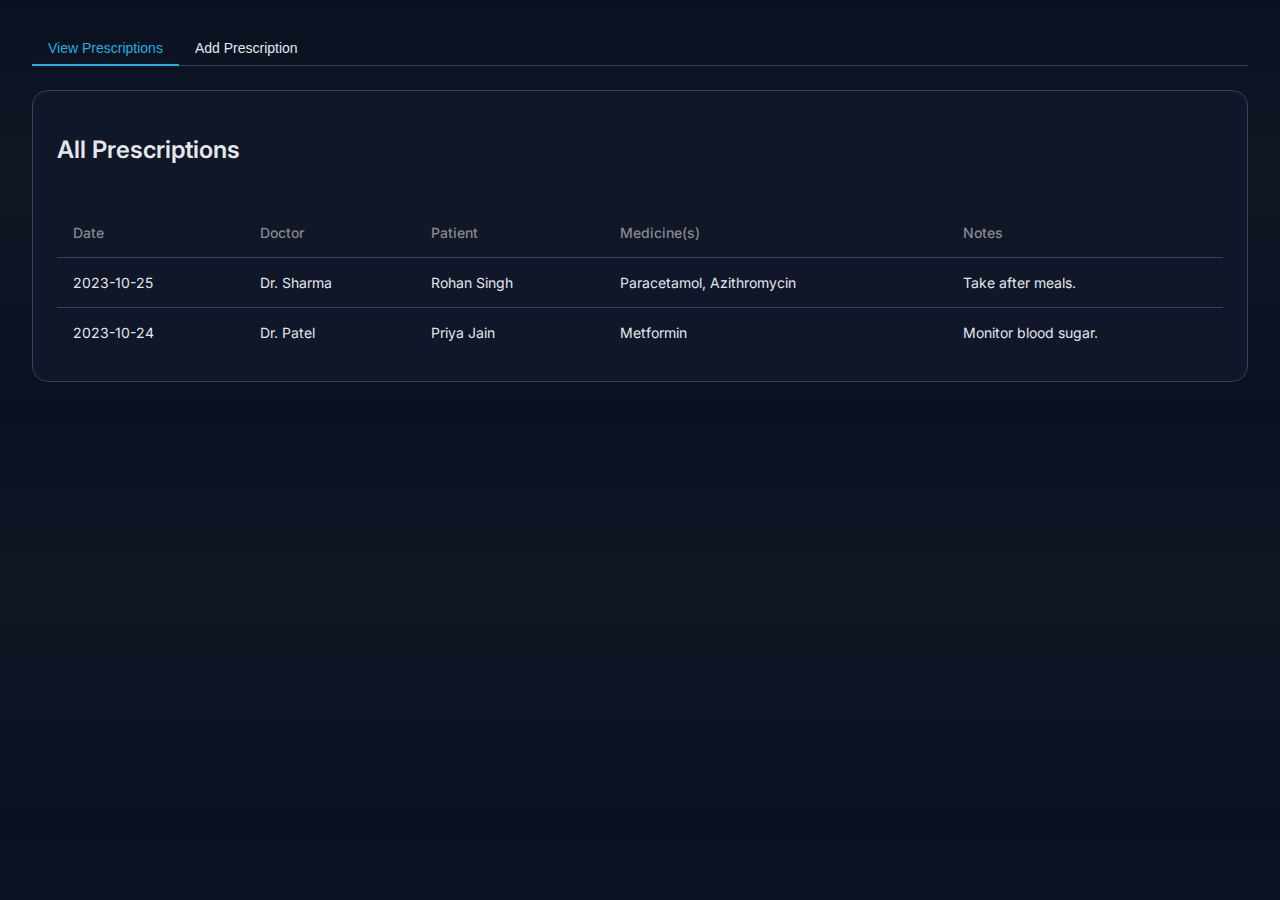
<file: public/prescriptions.html>
<!DOCTYPE html>
<html lang="en">
<head>
    <meta charset="UTF-8">
    <meta name="viewport" content="width=device-width, initial-scale=1.0">
    <title>ClarityClinic - Prescriptions</title>
    <style>
        :root {
            --background: 220 56% 8%;
            --foreground: 220 14% 91%;
            --card: 222 47% 11%;
            --card-foreground: 220 14% 91%;
            --primary: 195 78% 50%;
            --border: 221 21% 28%;
            --radius: 1rem;
            --input: 220 43% 10%;
        }
        body {
            font-family: 'Inter', sans-serif;
            background-color: hsl(var(--background));
            color: hsl(var(--foreground));
            margin: 0;
            padding: 2rem;
            background: linear-gradient(180deg, hsl(var(--background)), #101826 40%, hsl(var(--background)));
        }
        .tabs-container { width: 100%; }
        .tabs-list { display: flex; border-bottom: 1px solid hsl(var(--border)); margin-bottom: 1.5rem; }
        .tab-trigger {
            padding: 0.5rem 1rem;
            cursor: pointer;
            border: none;
            background: none;
            color: hsl(var(--foreground));
            font-size: 0.875rem;
            font-weight: 500;
            border-bottom: 2px solid transparent;
            margin-bottom: -1px;
        }
        .tab-trigger.active {
            color: hsl(var(--primary));
            border-bottom-color: hsl(var(--primary));
        }
        .card {
            background-color: hsl(var(--card));
            color: hsl(var(--card-foreground));
            border-radius: var(--radius);
            border: 1px solid hsl(var(--border));
        }
        .card-header { padding: 1.5rem; }
        .card-title { font-size: 1.5rem; font-weight: 600; }
        .card-content { padding: 1.5rem; padding-top: 0; }
        table {
            width: 100%; border-collapse: collapse; text-align: left; font-size: 0.875rem;
        }
        th, td { padding: 1rem; vertical-align: middle; border-bottom: 1px solid hsl(var(--border)); }
        tbody tr:last-child td { border-bottom: 0; }
        th { color: #888; font-weight: 500; }
        .form-grid { display: grid; gap: 2rem; grid-template-columns: 1fr; }
        @media (min-width: 768px) { .form-grid { grid-template-columns: repeat(2, 1fr); } }
        .form-item { display: flex; flex-direction: column; }
        .form-label { margin-bottom: 0.5rem; font-size: 0.875rem; font-weight: 500; }
        .input, .textarea {
            background-color: hsl(var(--input));
            border: 1px solid hsl(var(--border));
            color: hsl(var(--foreground));
            padding: 0.75rem;
            border-radius: 0.5rem;
            font-size: 0.875rem;
        }
        .textarea { min-height: 80px; }
        .md-col-span-2 { grid-column: span 2 / span 2; }
        .form-actions { display: flex; justify-content: flex-end; gap: 1rem; margin-top: 2rem; }
        .btn { padding: 0.75rem 1.5rem; border-radius: 0.5rem; font-weight: 600; cursor: pointer; border: 1px solid transparent; }
        .btn-primary { background-color: hsl(var(--primary)); color: hsl(var(--primary-foreground)); }
        .btn-outline { background-color: transparent; border-color: hsl(var(--border)); color: hsl(var(--foreground)); }
    </style>
    <link rel="preconnect" href="https://fonts.googleapis.com">
    <link rel="preconnect" href="https://fonts.gstatic.com" crossorigin>
    <link href="https://fonts.googleapis.com/css2?family=Inter:wght@400;500;600;700&display=swap" rel="stylesheet">
</head>
<body>
    <div class="tabs-container">
        <div class="tabs-list">
            <button class="tab-trigger active">View Prescriptions</button>
            <button class="tab-trigger">Add Prescription</button>
        </div>
        <div>
            <div class="card">
                <div class="card-header"><h2 class="card-title">All Prescriptions</h2></div>
                <div class="card-content">
                    <table>
                        <thead>
                            <tr><th>Date</th><th>Doctor</th><th>Patient</th><th>Medicine(s)</th><th>Notes</th></tr>
                        </thead>
                        <tbody>
                            <tr><td>2023-10-25</td><td>Dr. Sharma</td><td>Rohan Singh</td><td>Paracetamol, Azithromycin</td><td>Take after meals.</td></tr>
                            <tr><td>2023-10-24</td><td>Dr. Patel</td><td>Priya Jain</td><td>Metformin</td><td>Monitor blood sugar.</td></tr>
                        </tbody>
                    </table>
                </div>
            </div>
            <!-- Add Form would be hidden/shown with JS -->
        </div>
    </div>
</body>
</html>
</file>
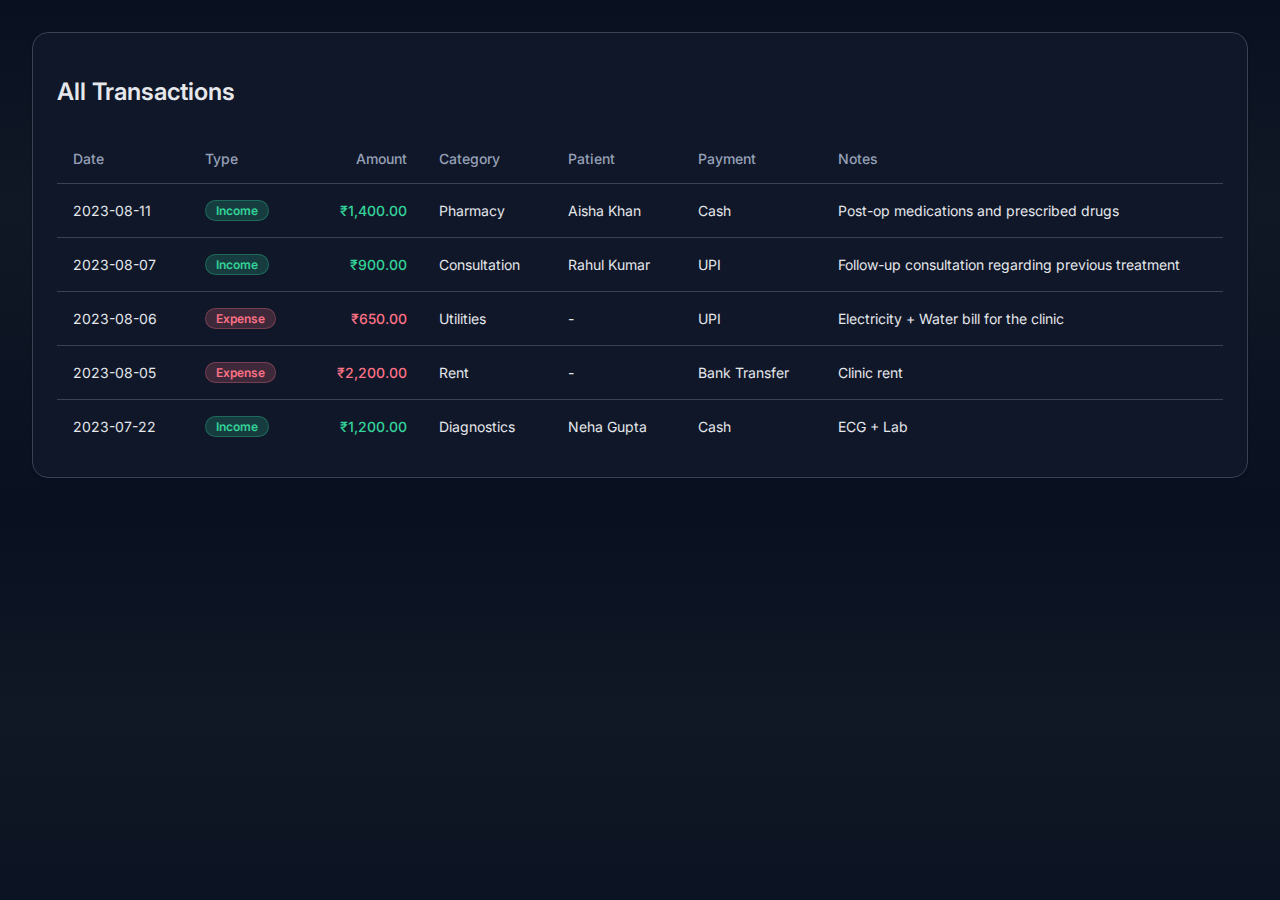
<file: public/transactions.html>
<!DOCTYPE html>
<html lang="en">
<head>
    <meta charset="UTF-8">
    <meta name="viewport" content="width=device-width, initial-scale=1.0">
    <title>ClarityClinic - Transactions</title>
    <style>
        :root {
            --background: 220 56% 8%;
            --foreground: 220 14% 91%;
            --card: 222 47% 11%;
            --card-foreground: 220 14% 91%;
            --primary: 195 78% 50%;
            --muted: 221 18% 65%;
            --muted-foreground: 221 18% 65%;
            --destructive: 350 88% 70%;
            --border: 221 21% 28%;
            --radius: 1rem;
        }
        body {
            font-family: 'Inter', sans-serif;
            background-color: hsl(var(--background));
            color: hsl(var(--foreground));
            margin: 0;
            padding: 2rem;
            background: linear-gradient(180deg, hsl(var(--background)), #101826 40%, hsl(var(--background)));
        }
        .card {
            background-color: hsl(var(--card));
            color: hsl(var(--card-foreground));
            border-radius: var(--radius);
            border: 1px solid hsl(var(--border));
            box-shadow: 0 1px 3px 0 rgba(0,0,0,.1), 0 1px 2px 0 rgba(0,0,0,.06);
        }
        .card-header { padding: 1.5rem; padding-bottom: 0.5rem; }
        .card-title { font-size: 1.5rem; font-weight: 600; }
        .card-content { padding: 1.5rem; padding-top: 0; }
        table {
            width: 100%;
            border-collapse: collapse;
            text-align: left;
            font-size: 0.875rem;
        }
        th, td { padding: 1rem; vertical-align: middle; }
        thead tr { border-bottom: 1px solid hsl(var(--border)); }
        tbody tr { border-bottom: 1px solid hsl(var(--border)); }
        tbody tr:last-child { border-bottom: 0; }
        th { color: hsl(var(--muted-foreground)); font-weight: 500; }
        .text-right { text-align: right; }
        .badge {
            display: inline-flex;
            align-items: center;
            border-radius: 9999px;
            border: 1px solid transparent;
            padding: 0.125rem 0.625rem;
            font-size: 0.75rem;
            font-weight: 600;
        }
        .badge-income {
            background-color: rgba(52, 211, 153, 0.2);
            color: #34d399;
            border-color: rgba(52, 211, 153, 0.3);
        }
        .badge-expense {
            background-color: rgba(251, 113, 133, 0.2);
            color: #fb7185;
            border-color: rgba(251, 113, 133, 0.3);
        }
        .text-emerald-400 { color: #34d399; }
        .text-rose-400 { color: #fb7185; }
        .font-medium { font-weight: 500; }
        .max-w-xs { max-width: 20rem; }
        .truncate {
            overflow: hidden;
            text-overflow: ellipsis;
            white-space: nowrap;
        }
    </style>
    <link rel="preconnect" href="https://fonts.googleapis.com">
    <link rel="preconnect" href="https://fonts.gstatic.com" crossorigin>
    <link href="https://fonts.googleapis.com/css2?family=Inter:wght@400;500;600;700;800&display=swap" rel="stylesheet">
</head>
<body>
    <div class="card">
        <div class="card-header">
            <h2 class="card-title">All Transactions</h2>
        </div>
        <div class="card-content">
            <table>
                <thead>
                    <tr>
                        <th>Date</th>
                        <th>Type</th>
                        <th class="text-right">Amount</th>
                        <th>Category</th>
                        <th>Patient</th>
                        <th>Payment</th>
                        <th>Notes</th>
                    </tr>
                </thead>
                <tbody>
                    <tr>
                        <td>2023-08-11</td>
                        <td><span class="badge badge-income">Income</span></td>
                        <td class="text-right font-medium text-emerald-400">₹1,400.00</td>
                        <td>Pharmacy</td>
                        <td>Aisha Khan</td>
                        <td>Cash</td>
                        <td class="max-w-xs truncate">Post-op medications and prescribed drugs</td>
                    </tr>
                    <tr>
                        <td>2023-08-07</td>
                        <td><span class="badge badge-income">Income</span></td>
                        <td class="text-right font-medium text-emerald-400">₹900.00</td>
                        <td>Consultation</td>
                        <td>Rahul Kumar</td>
                        <td>UPI</td>
                        <td class="max-w-xs truncate">Follow-up consultation regarding previous treatment</td>
                    </tr>
                    <tr>
                        <td>2023-08-06</td>
                        <td><span class="badge badge-expense">Expense</span></td>
                        <td class="text-right font-medium text-rose-400">₹650.00</td>
                        <td>Utilities</td>
                        <td>-</td>
                        <td>UPI</td>
                        <td class="max-w-xs truncate">Electricity + Water bill for the clinic</td>
                    </tr>
                    <tr>
                        <td>2023-08-05</td>
                        <td><span class="badge badge-expense">Expense</span></td>
                        <td class="text-right font-medium text-rose-400">₹2,200.00</td>
                        <td>Rent</td>
                        <td>-</td>
                        <td>Bank Transfer</td>
                        <td class="max-w-xs truncate">Clinic rent</td>
                    </tr>
                    <tr>
                        <td>2023-07-22</td>
                        <td><span class="badge badge-income">Income</span></td>
                        <td class="text-right font-medium text-emerald-400">₹1,200.00</td>
                        <td>Diagnostics</td>
                        <td>Neha Gupta</td>
                        <td>Cash</td>
                        <td class="max-w-xs truncate">ECG + Lab</td>
                    </tr>
                </tbody>
            </table>
        </div>
    </div>
</body>
</html>
</file>
